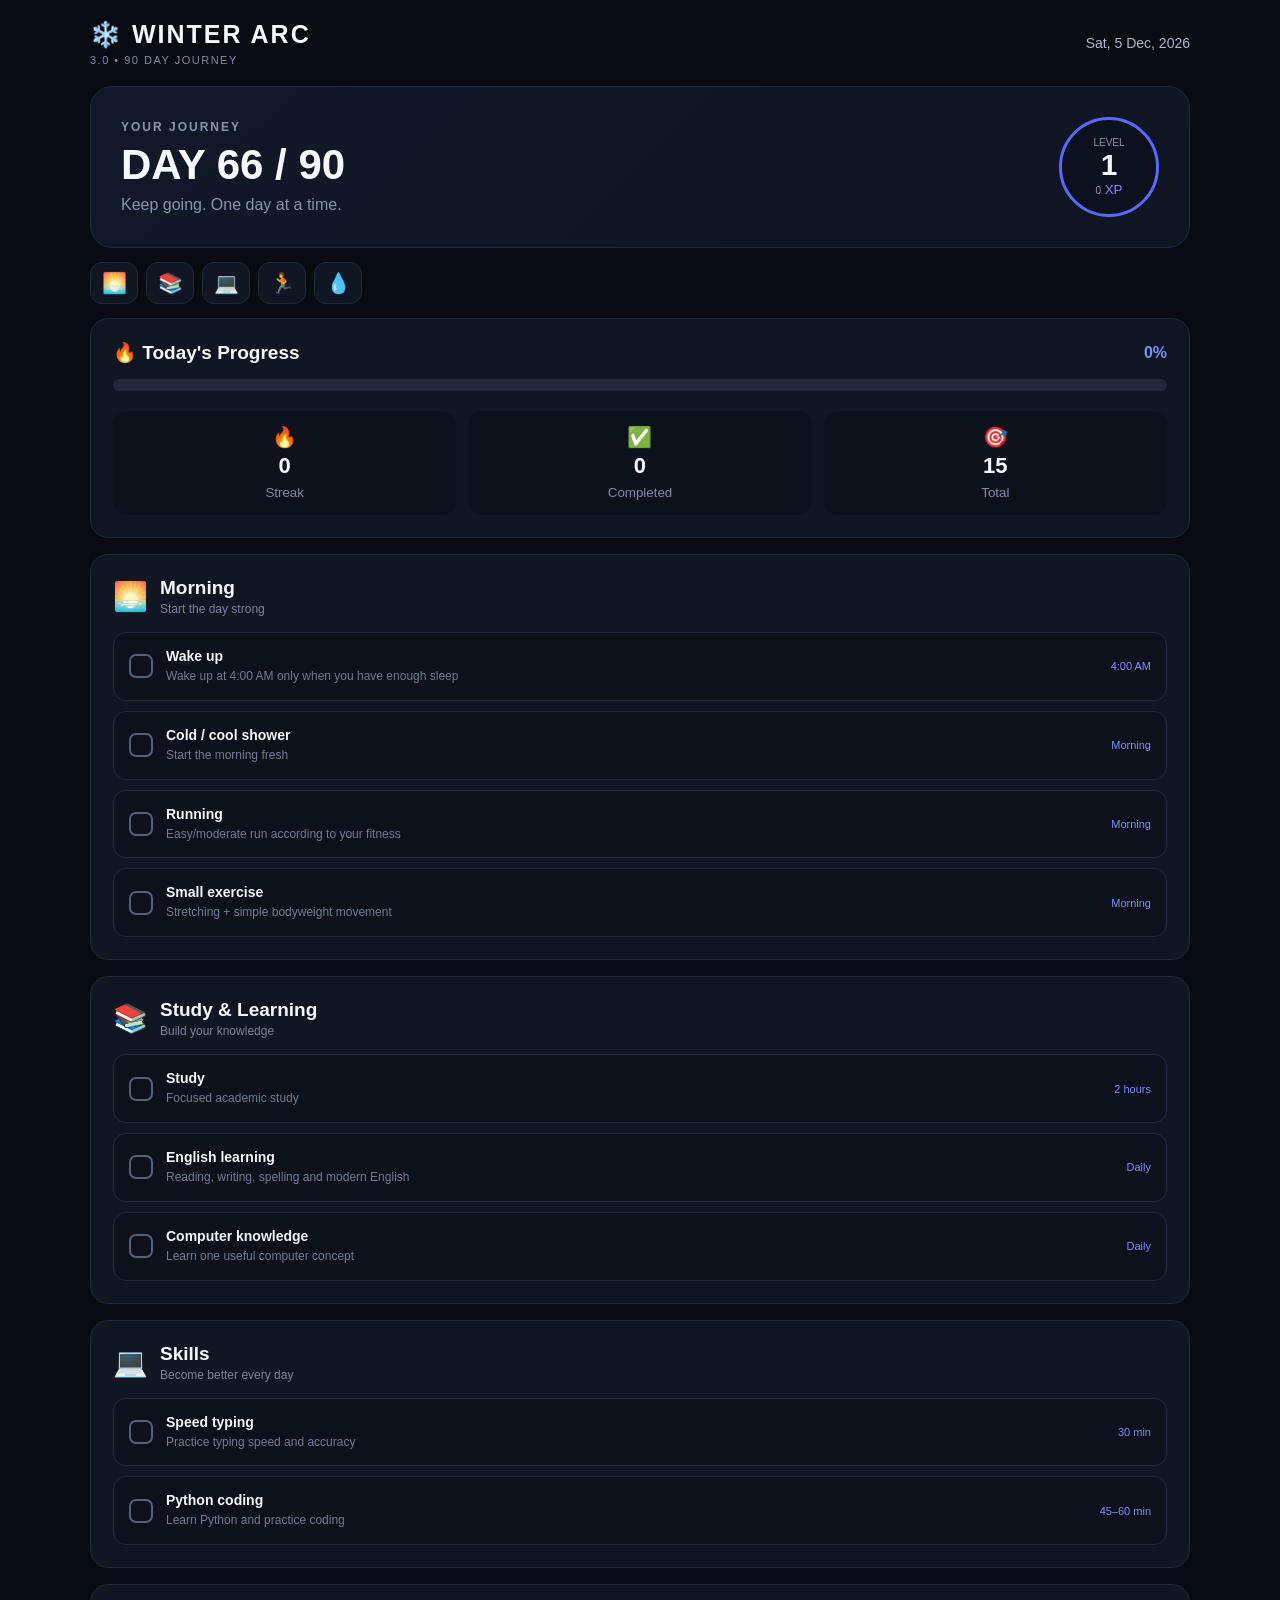
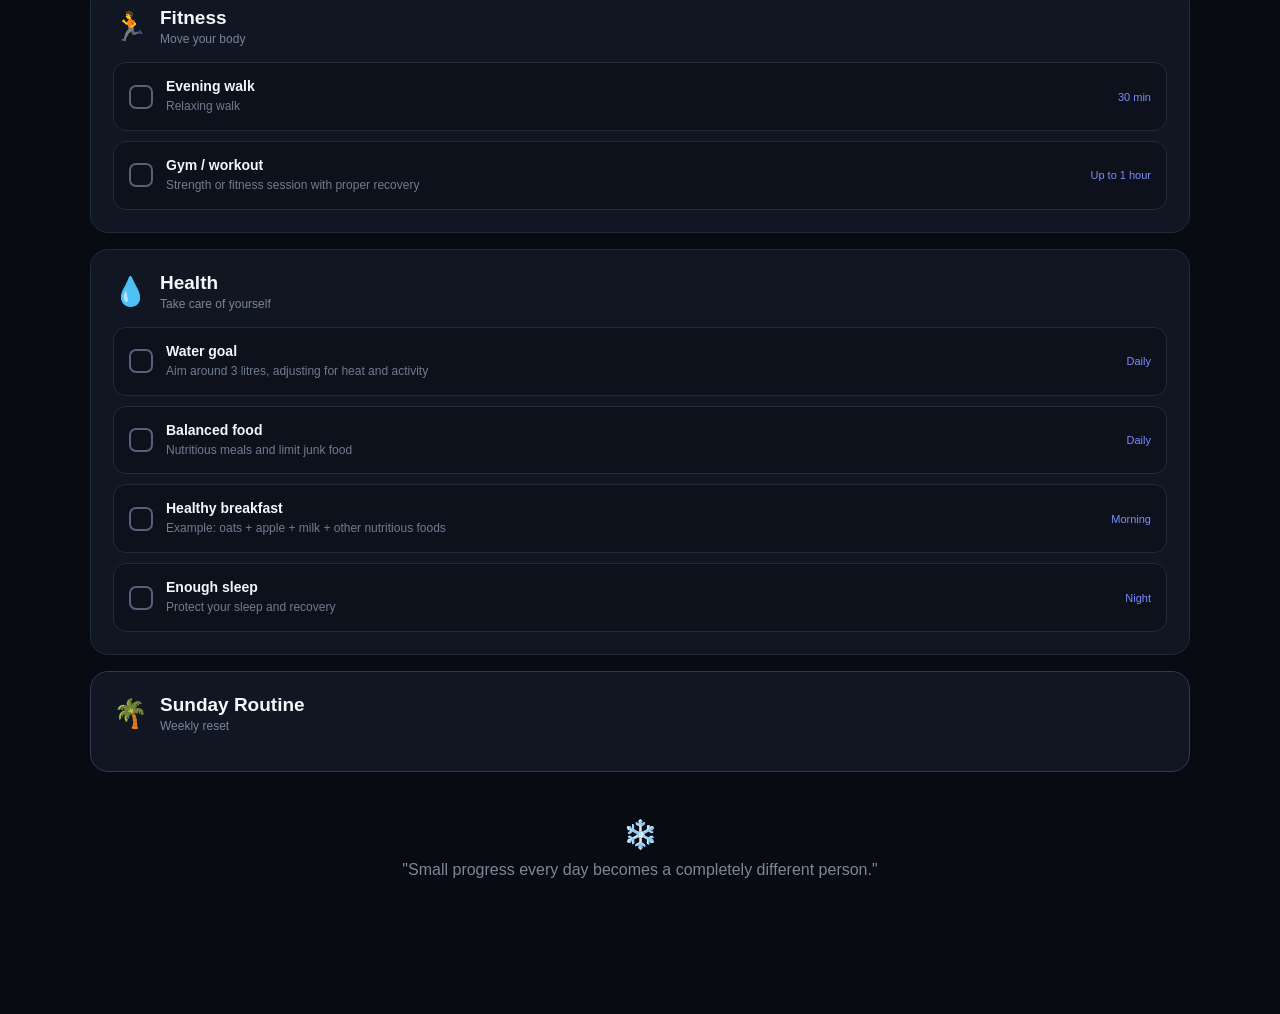
<file: index.html>
<!DOCTYPE html>
<html lang="en">
<head>
    <meta charset="UTF-8">

    <!-- Mobile -->
    <meta name="viewport"
          content="width=device-width, initial-scale=1.0, maximum-scale=1.0, user-scalable=no">

    <meta name="theme-color" content="#080b12">
    <meta name="mobile-web-app-capable" content="yes">
    <meta name="apple-mobile-web-app-capable" content="yes">
    <meta name="apple-mobile-web-app-status-bar-style" content="black-translucent">

    <title>Winter Arc 3.0</title>

    <!-- PWA -->
    <link rel="manifest" href="manifest.json">

    <!-- Main CSS -->
    <link rel="stylesheet" href="style.css">
</head>

<body>

<header class="topbar">

    <div class="brand">
        <div class="logo">❄️ WINTER ARC</div>
        <div class="version">3.0 • 90 DAY JOURNEY</div>
    </div>

    <div class="top-actions">
        <div class="date" id="todayDate"></div>
        <button id="installBtn" class="install-btn">📱 Install</button>
    </div>

</header>

<main class="container">

    <!-- HERO -->
    <section class="hero">

        <div class="hero-main">
            <p class="small-title">YOUR JOURNEY</p>

            <h1 id="dayNumber">DAY 1 / 90</h1>

            <p id="journeyText">
                Tomorrow starts the journey.
            </p>
        </div>

        <div class="level-box">
            <span>LEVEL</span>
            <strong id="level">1</strong>
            <small><span id="xp">0</span> XP</small>
        </div>

    </section>


    <!-- QUICK NAV -->
    <nav class="quick-nav">

        <a href="#morningSection">🌅</a>
        <a href="#studySection">📚</a>
        <a href="#skillsSection">💻</a>
        <a href="#fitnessSection">🏃</a>
        <a href="#healthSection">💧</a>

    </nav>


    <!-- PROGRESS -->
    <section class="card">

        <div class="section-heading">
            <h2>🔥 Today's Progress</h2>
            <strong id="progressText">0%</strong>
        </div>

        <div class="progress-track">
            <div class="progress-fill" id="progressBar"></div>
        </div>

        <div class="stats">

            <div>
                <span>🔥</span>
                <strong id="streak">0</strong>
                <small>Streak</small>
            </div>

            <div>
                <span>✅</span>
                <strong id="completedCount">0</strong>
                <small>Completed</small>
            </div>

            <div>
                <span>🎯</span>
                <strong id="totalCount">0</strong>
                <small>Total</small>
            </div>

        </div>

    </section>


    <!-- MORNING -->
    <section class="card" id="morningSection">

        <div class="category-title">
            <span>🌅</span>

            <div>
                <h2>Morning</h2>
                <p>Start the day strong</p>
            </div>
        </div>

        <div id="morningTasks" class="task-list"></div>

    </section>


    <!-- STUDY -->
    <section class="card" id="studySection">

        <div class="category-title">
            <span>📚</span>

            <div>
                <h2>Study & Learning</h2>
                <p>Build your knowledge</p>
            </div>
        </div>

        <div id="studyTasks" class="task-list"></div>

    </section>


    <!-- SKILLS -->
    <section class="card" id="skillsSection">

        <div class="category-title">
            <span>💻</span>

            <div>
                <h2>Skills</h2>
                <p>Become better every day</p>
            </div>
        </div>

        <div id="skillTasks" class="task-list"></div>

    </section>


    <!-- FITNESS -->
    <section class="card" id="fitnessSection">

        <div class="category-title">
            <span>🏃</span>

            <div>
                <h2>Fitness</h2>
                <p>Move your body</p>
            </div>
        </div>

        <div id="fitnessTasks" class="task-list"></div>

    </section>


    <!-- HEALTH -->
    <section class="card" id="healthSection">

        <div class="category-title">
            <span>💧</span>

            <div>
                <h2>Health</h2>
                <p>Take care of yourself</p>
            </div>
        </div>

        <div id="healthTasks" class="task-list"></div>

    </section>


    <!-- SUNDAY -->
    <section class="card sunday-card">

        <div class="category-title">
            <span>🌴</span>

            <div>
                <h2>Sunday Routine</h2>
                <p>Weekly reset</p>
            </div>
        </div>

        <div id="sundayTasks" class="task-list"></div>

    </section>


    <!-- QUOTE -->
    <section class="quote">

        <div>❄️</div>

        <p>
            "Small progress every day becomes a completely different person."
        </p>

    </section>

</main>


<!-- Bottom mobile bar -->
<div class="mobile-bar">

    <a href="#">🏠<span>Home</span></a>
    <a href="#morningSection">🌅<span>Morning</span></a>
    <a href="#studySection">📚<span>Study</span></a>
    <a href="#fitnessSection">🏃<span>Fitness</span></a>
    <a href="#healthSection">💧<span>Health</span></a>

</div>


<script src="script.js"></script>

</body>
</html>
</file>
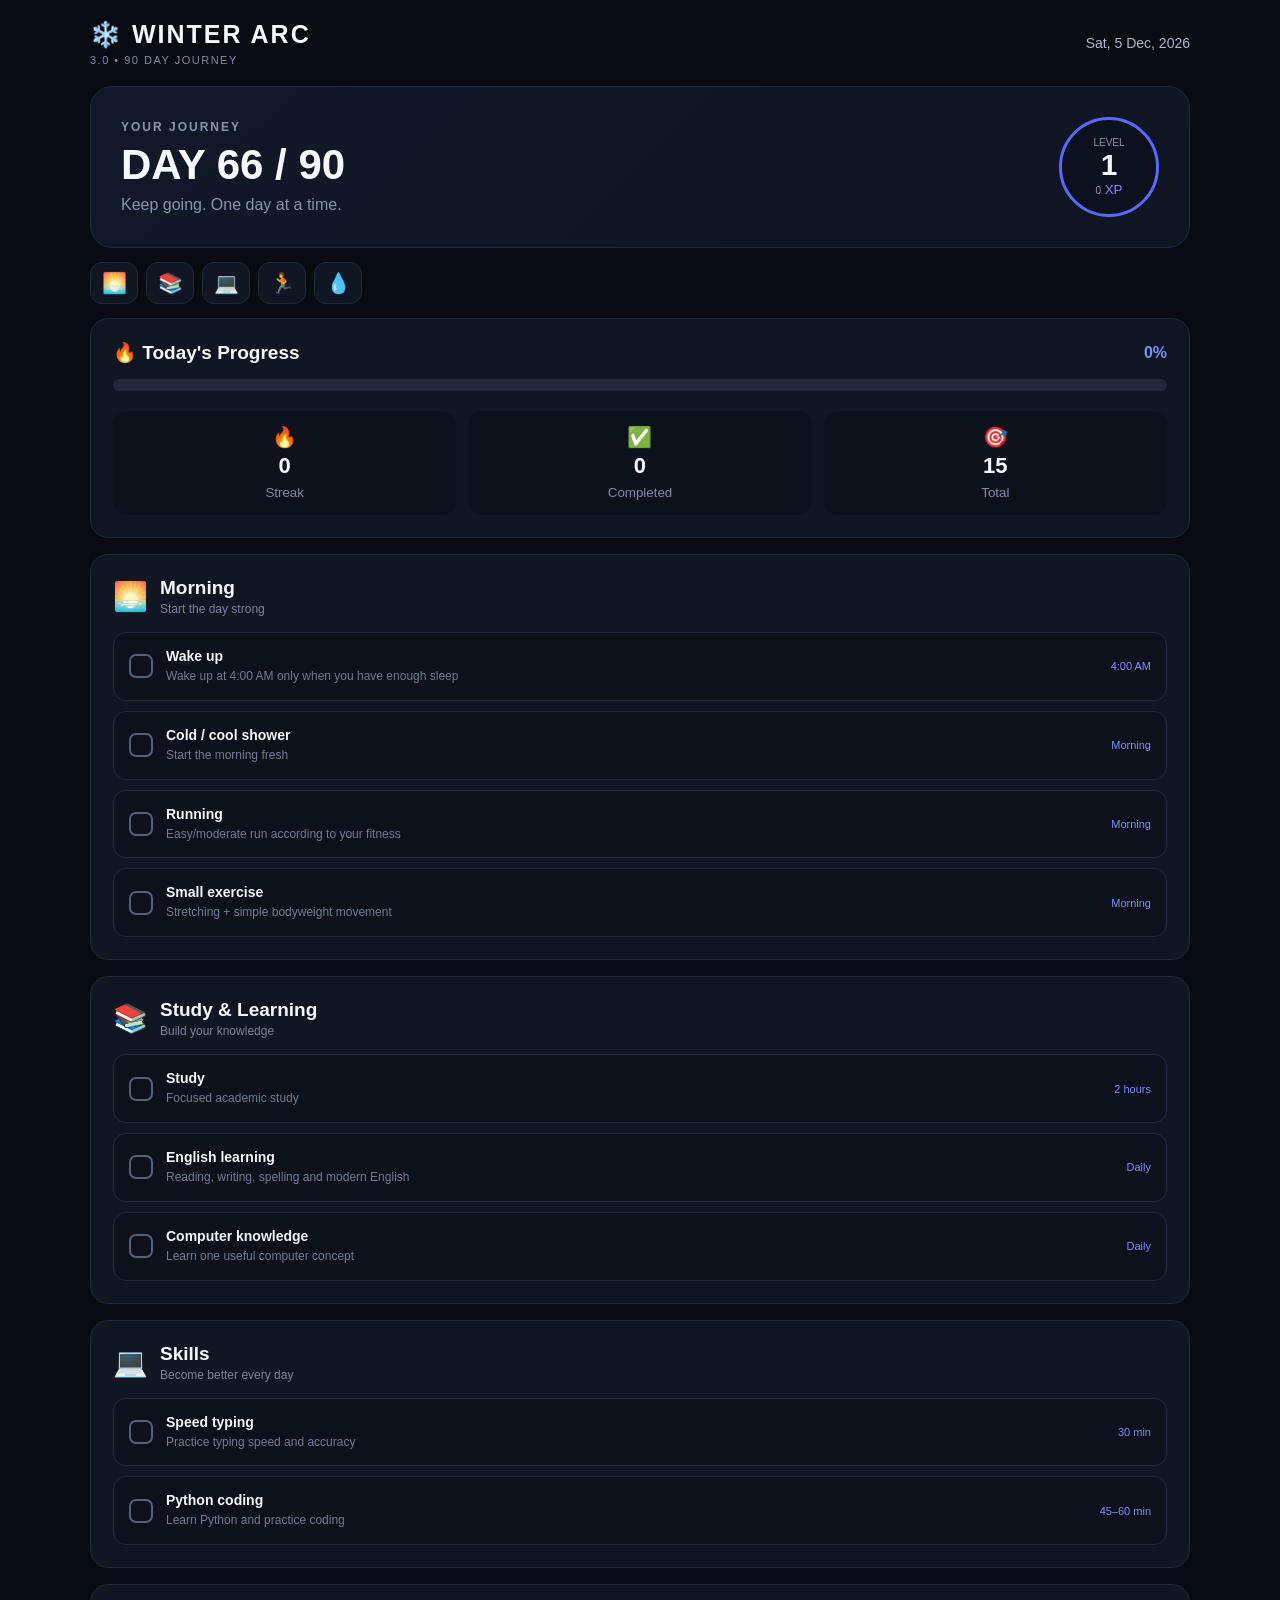
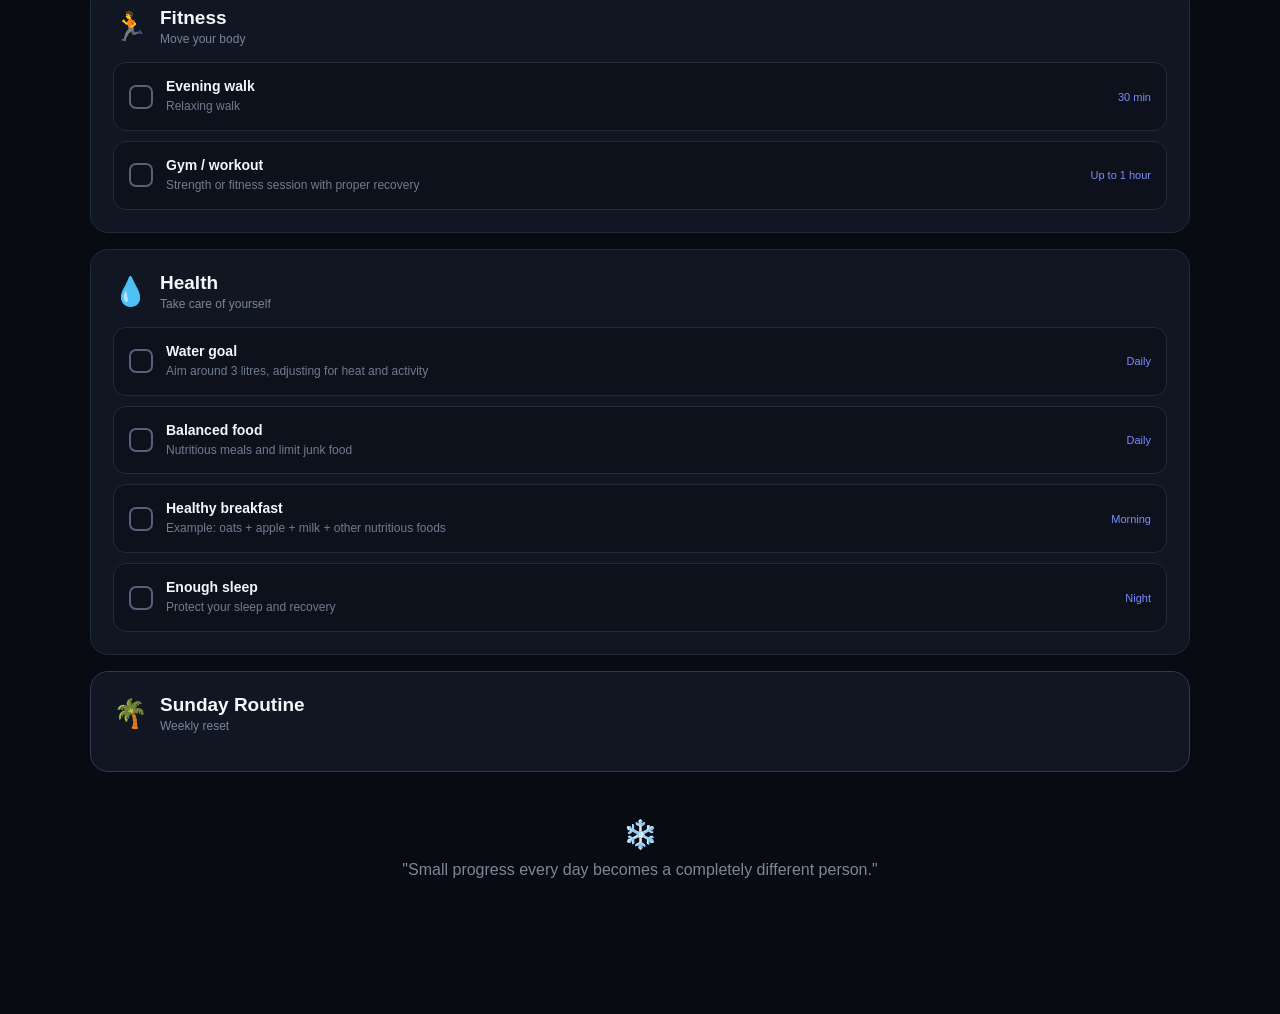
<file: WA/index.html>
<!DOCTYPE html>
<html lang="en">
<head>
    <meta charset="UTF-8">

    <!-- Mobile -->
    <meta name="viewport"
          content="width=device-width, initial-scale=1.0, maximum-scale=1.0, user-scalable=no">

    <meta name="theme-color" content="#080b12">
    <meta name="mobile-web-app-capable" content="yes">
    <meta name="apple-mobile-web-app-capable" content="yes">
    <meta name="apple-mobile-web-app-status-bar-style" content="black-translucent">

    <title>Winter Arc 3.0</title>

    <!-- PWA -->
    <link rel="manifest" href="manifest.json">

    <!-- Main CSS -->
    <link rel="stylesheet" href="style.css">
</head>

<body>

<header class="topbar">

    <div class="brand">
        <div class="logo">❄️ WINTER ARC</div>
        <div class="version">3.0 • 90 DAY JOURNEY</div>
    </div>

    <div class="top-actions">
        <div class="date" id="todayDate"></div>
        <button id="installBtn" class="install-btn">📱 Install</button>
    </div>

</header>

<main class="container">

    <!-- HERO -->
    <section class="hero">

        <div class="hero-main">
            <p class="small-title">YOUR JOURNEY</p>

            <h1 id="dayNumber">DAY 1 / 90</h1>

            <p id="journeyText">
                Tomorrow starts the journey.
            </p>
        </div>

        <div class="level-box">
            <span>LEVEL</span>
            <strong id="level">1</strong>
            <small><span id="xp">0</span> XP</small>
        </div>

    </section>


    <!-- QUICK NAV -->
    <nav class="quick-nav">

        <a href="#morningSection">🌅</a>
        <a href="#studySection">📚</a>
        <a href="#skillsSection">💻</a>
        <a href="#fitnessSection">🏃</a>
        <a href="#healthSection">💧</a>

    </nav>


    <!-- PROGRESS -->
    <section class="card">

        <div class="section-heading">
            <h2>🔥 Today's Progress</h2>
            <strong id="progressText">0%</strong>
        </div>

        <div class="progress-track">
            <div class="progress-fill" id="progressBar"></div>
        </div>

        <div class="stats">

            <div>
                <span>🔥</span>
                <strong id="streak">0</strong>
                <small>Streak</small>
            </div>

            <div>
                <span>✅</span>
                <strong id="completedCount">0</strong>
                <small>Completed</small>
            </div>

            <div>
                <span>🎯</span>
                <strong id="totalCount">0</strong>
                <small>Total</small>
            </div>

        </div>

    </section>


    <!-- MORNING -->
    <section class="card" id="morningSection">

        <div class="category-title">
            <span>🌅</span>

            <div>
                <h2>Morning</h2>
                <p>Start the day strong</p>
            </div>
        </div>

        <div id="morningTasks" class="task-list"></div>

    </section>


    <!-- STUDY -->
    <section class="card" id="studySection">

        <div class="category-title">
            <span>📚</span>

            <div>
                <h2>Study & Learning</h2>
                <p>Build your knowledge</p>
            </div>
        </div>

        <div id="studyTasks" class="task-list"></div>

    </section>


    <!-- SKILLS -->
    <section class="card" id="skillsSection">

        <div class="category-title">
            <span>💻</span>

            <div>
                <h2>Skills</h2>
                <p>Become better every day</p>
            </div>
        </div>

        <div id="skillTasks" class="task-list"></div>

    </section>


    <!-- FITNESS -->
    <section class="card" id="fitnessSection">

        <div class="category-title">
            <span>🏃</span>

            <div>
                <h2>Fitness</h2>
                <p>Move your body</p>
            </div>
        </div>

        <div id="fitnessTasks" class="task-list"></div>

    </section>


    <!-- HEALTH -->
    <section class="card" id="healthSection">

        <div class="category-title">
            <span>💧</span>

            <div>
                <h2>Health</h2>
                <p>Take care of yourself</p>
            </div>
        </div>

        <div id="healthTasks" class="task-list"></div>

    </section>


    <!-- SUNDAY -->
    <section class="card sunday-card">

        <div class="category-title">
            <span>🌴</span>

            <div>
                <h2>Sunday Routine</h2>
                <p>Weekly reset</p>
            </div>
        </div>

        <div id="sundayTasks" class="task-list"></div>

    </section>


    <!-- QUOTE -->
    <section class="quote">

        <div>❄️</div>

        <p>
            "Small progress every day becomes a completely different person."
        </p>

    </section>

</main>


<!-- Bottom mobile bar -->
<div class="mobile-bar">

    <a href="#">🏠<span>Home</span></a>
    <a href="#morningSection">🌅<span>Morning</span></a>
    <a href="#studySection">📚<span>Study</span></a>
    <a href="#fitnessSection">🏃<span>Fitness</span></a>
    <a href="#healthSection">💧<span>Health</span></a>

</div>


<script src="script.js"></script>

</body>
</html>
</file>
<file: style.css>
* {
    box-sizing: border-box;
    margin: 0;
    padding: 0;
}

html {
    scroll-behavior: smooth;
}

body {
    font-family: Arial, Helvetica, sans-serif;
    background: #080b12;
    color: #f4f7fb;
    min-height: 100vh;
    padding-bottom: 25px;
}

/* =========================
   TOP BAR
========================= */

.topbar {
    width: min(1100px, 94%);
    margin: auto;
    padding: 20px 0;
    display: flex;
    justify-content: space-between;
    align-items: center;
    gap: 15px;
}

.brand {
    min-width: 0;
}

.logo {
    font-size: 25px;
    font-weight: 900;
    letter-spacing: 2px;
}

.version {
    color: #7f8aa3;
    font-size: 11px;
    margin-top: 5px;
    letter-spacing: 1.5px;
}

.top-actions {
    display: flex;
    align-items: center;
    gap: 12px;
}

.date {
    color: #aeb8ca;
    font-size: 14px;
}

.install-btn {
    border: 1px solid #34405a;
    background: #121a2a;
    color: white;
    padding: 9px 13px;
    border-radius: 10px;
    cursor: pointer;
    font-weight: bold;
}

.install-btn:hover {
    border-color: #5969ff;
}

/* =========================
   CONTAINER
========================= */

.container {
    width: min(1100px, 94%);
    margin: auto;
    padding-bottom: 40px;
}

/* =========================
   HERO
========================= */

.hero {
    background: linear-gradient(135deg, #111827, #101522);
    border: 1px solid #202a3c;
    border-radius: 22px;
    padding: 30px;
    display: flex;
    justify-content: space-between;
    align-items: center;
    margin-bottom: 14px;
}

.small-title {
    color: #7d8cff;
    font-size: 12px;
    letter-spacing: 2px;
    font-weight: bold;
}

.hero h1 {
    font-size: 42px;
    margin: 7px 0;
}

.hero p {
    color: #8995aa;
}

.level-box {
    width: 100px;
    height: 100px;
    border-radius: 50%;
    border: 3px solid #5969ff;
    display: flex;
    flex-direction: column;
    align-items: center;
    justify-content: center;
    background: #0c111d;
    flex-shrink: 0;
}

.level-box span {
    font-size: 10px;
    color: #8995aa;
}

.level-box strong {
    font-size: 30px;
}

.level-box small {
    color: #7d8cff;
}

/* =========================
   QUICK NAV
========================= */

.quick-nav {
    display: flex;
    gap: 8px;
    margin-bottom: 14px;
    overflow-x: auto;
    scrollbar-width: none;
}

.quick-nav::-webkit-scrollbar {
    display: none;
}

.quick-nav a {
    min-width: 48px;
    height: 42px;
    background: #111722;
    border: 1px solid #202a3c;
    border-radius: 12px;
    display: flex;
    justify-content: center;
    align-items: center;
    text-decoration: none;
    font-size: 20px;
}

/* =========================
   CARDS
========================= */

.card {
    background: #111722;
    border: 1px solid #202a3c;
    border-radius: 18px;
    padding: 22px;
    margin-bottom: 16px;
}

.section-heading {
    display: flex;
    justify-content: space-between;
    align-items: center;
    margin-bottom: 15px;
}

.section-heading h2 {
    font-size: 19px;
}

.section-heading strong {
    color: #7d8cff;
}

.progress-track {
    width: 100%;
    height: 12px;
    background: #202737;
    border-radius: 20px;
    overflow: hidden;
}

.progress-fill {
    width: 0%;
    height: 100%;
    background: linear-gradient(90deg, #5865f2, #9b5cff);
    border-radius: 20px;
    transition: width 0.3s ease;
}

/* =========================
   STATS
========================= */

.stats {
    display: grid;
    grid-template-columns: repeat(3, 1fr);
    gap: 12px;
    margin-top: 20px;
}

.stats div {
    background: #0c111b;
    border-radius: 14px;
    padding: 14px;
    text-align: center;
}

.stats span {
    display: block;
    font-size: 20px;
}

.stats strong {
    display: block;
    font-size: 22px;
    margin: 4px 0;
}

.stats small {
    color: #7f8aa3;
}

/* =========================
   CATEGORY
========================= */

.category-title {
    display: flex;
    align-items: center;
    gap: 12px;
    margin-bottom: 16px;
}

.category-title > span {
    font-size: 28px;
}

.category-title h2 {
    font-size: 19px;
}

.category-title p {
    color: #78849a;
    font-size: 12px;
    margin-top: 3px;
}

/* =========================
   TASKS
========================= */

.task-list {
    display: grid;
    gap: 10px;
}

.task {
    background: #0c111b;
    border: 1px solid #202a3c;
    border-radius: 13px;
    padding: 15px;
    display: flex;
    align-items: center;
    gap: 13px;
    cursor: pointer;
    transition: 0.2s;
    min-height: 62px;
    -webkit-tap-highlight-color: transparent;
}

.task:hover {
    border-color: #4f5fff;
    transform: translateY(-1px);
}

.task:active {
    transform: scale(0.99);
}

.task-check {
    width: 24px;
    height: 24px;
    border: 2px solid #53617a;
    border-radius: 7px;
    flex-shrink: 0;
    display: flex;
    justify-content: center;
    align-items: center;
}

.task.done {
    border-color: #4f5fff;
    background: #10172a;
}

.task.done .task-check {
    background: #5865f2;
    border-color: #5865f2;
}

.task.done .task-check::after {
    content: "✓";
    font-weight: bold;
    color: white;
}

.task.done .task-name {
    text-decoration: line-through;
    color: #667086;
}

.task-info {
    flex: 1;
    min-width: 0;
}

.task-name {
    font-weight: bold;
    font-size: 14px;
}

.task-description {
    color: #707c91;
    font-size: 12px;
    margin-top: 4px;
    line-height: 1.4;
}

.task-time {
    color: #7d8cff;
    font-size: 11px;
    white-space: nowrap;
}

/* =========================
   SUNDAY
========================= */

.sunday-card {
    border-color: #3b315b;
}

/* =========================
   QUOTE
========================= */

.quote {
    text-align: center;
    padding: 30px 20px 70px;
    color: #7d8799;
}

.quote div {
    font-size: 28px;
    margin-bottom: 10px;
}

/* =========================
   MOBILE BAR
========================= */

.mobile-bar {
    display: none;
}

/* =========================
   MOBILE
========================= */

@media (max-width: 650px) {

    body {
        padding-bottom: 75px;
    }

    .topbar {
        width: 94%;
        padding: 15px 0;
    }

    .logo {
        font-size: 19px;
        letter-spacing: 1.2px;
    }

    .version {
        font-size: 8px;
        letter-spacing: 1px;
    }

    .top-actions {
        flex-direction: column;
        align-items: flex-end;
        gap: 5px;
    }

    .date {
        font-size: 10px;
    }

    .install-btn {
        font-size: 11px;
        padding: 8px 10px;
    }

    .container {
        width: 94%;
    }

    .hero {
        padding: 20px;
        border-radius: 18px;
    }

    .small-title {
        font-size: 10px;
    }

    .hero h1 {
        font-size: 28px;
    }

    .hero p {
        font-size: 12px;
        max-width: 190px;
    }

    .level-box {
        width: 75px;
        height: 75px;
    }

    .level-box strong {
        font-size: 23px;
    }

    .card {
        padding: 16px;
        border-radius: 16px;
    }

    .section-heading h2 {
        font-size: 16px;
    }

    .stats {
        gap: 7px;
    }

    .stats div {
        padding: 10px 5px;
    }

    .stats strong {
        font-size: 18px;
    }

    .stats small {
        font-size: 9px;
    }

    .category-title > span {
        font-size: 25px;
    }

    .category-title h2 {
        font-size: 17px;
    }

    .task {
        padding: 13px;
        min-height: 64px;
    }

    .task-check {
        width: 25px;
        height: 25px;
    }

    .task-name {
        font-size: 13px;
    }

    .task-description {
        font-size: 11px;
    }

    .task-time {
        font-size: 9px;
    }

    /* Bottom mobile navigation */

    .mobile-bar {
        position: fixed;
        left: 0;
        right: 0;
        bottom: 0;
        height: 64px;
        background: rgba(8, 11, 18, 0.96);
        border-top: 1px solid #202a3c;
        display: grid;
        grid-template-columns: repeat(5, 1fr);
        z-index: 9999;
        padding-bottom: env(safe-area-inset-bottom);
    }

    .mobile-bar a {
        color: #8995aa;
        text-decoration: none;
        display: flex;
        flex-direction: column;
        justify-content: center;
        align-items: center;
        gap: 3px;
        font-size: 18px;
    }

    .mobile-bar span {
        font-size: 9px;
    }

    .mobile-bar a:active {
        transform: scale(0.92);
    }
}

/* =========================
   VERY SMALL PHONES
========================= */

@media (max-width: 380px) {

    .hero h1 {
        font-size: 24px;
    }

    .level-box {
        width: 65px;
        height: 65px;
    }

    .task-time {
        display: none;
    }
}
</file>
<file: WA/style.css>
* {
    box-sizing: border-box;
    margin: 0;
    padding: 0;
}

html {
    scroll-behavior: smooth;
}

body {
    font-family: Arial, Helvetica, sans-serif;
    background: #080b12;
    color: #f4f7fb;
    min-height: 100vh;
    padding-bottom: 25px;
}

/* =========================
   TOP BAR
========================= */

.topbar {
    width: min(1100px, 94%);
    margin: auto;
    padding: 20px 0;
    display: flex;
    justify-content: space-between;
    align-items: center;
    gap: 15px;
}

.brand {
    min-width: 0;
}

.logo {
    font-size: 25px;
    font-weight: 900;
    letter-spacing: 2px;
}

.version {
    color: #7f8aa3;
    font-size: 11px;
    margin-top: 5px;
    letter-spacing: 1.5px;
}

.top-actions {
    display: flex;
    align-items: center;
    gap: 12px;
}

.date {
    color: #aeb8ca;
    font-size: 14px;
}

.install-btn {
    border: 1px solid #34405a;
    background: #121a2a;
    color: white;
    padding: 9px 13px;
    border-radius: 10px;
    cursor: pointer;
    font-weight: bold;
}

.install-btn:hover {
    border-color: #5969ff;
}

/* =========================
   CONTAINER
========================= */

.container {
    width: min(1100px, 94%);
    margin: auto;
    padding-bottom: 40px;
}

/* =========================
   HERO
========================= */

.hero {
    background: linear-gradient(135deg, #111827, #101522);
    border: 1px solid #202a3c;
    border-radius: 22px;
    padding: 30px;
    display: flex;
    justify-content: space-between;
    align-items: center;
    margin-bottom: 14px;
}

.small-title {
    color: #7d8cff;
    font-size: 12px;
    letter-spacing: 2px;
    font-weight: bold;
}

.hero h1 {
    font-size: 42px;
    margin: 7px 0;
}

.hero p {
    color: #8995aa;
}

.level-box {
    width: 100px;
    height: 100px;
    border-radius: 50%;
    border: 3px solid #5969ff;
    display: flex;
    flex-direction: column;
    align-items: center;
    justify-content: center;
    background: #0c111d;
    flex-shrink: 0;
}

.level-box span {
    font-size: 10px;
    color: #8995aa;
}

.level-box strong {
    font-size: 30px;
}

.level-box small {
    color: #7d8cff;
}

/* =========================
   QUICK NAV
========================= */

.quick-nav {
    display: flex;
    gap: 8px;
    margin-bottom: 14px;
    overflow-x: auto;
    scrollbar-width: none;
}

.quick-nav::-webkit-scrollbar {
    display: none;
}

.quick-nav a {
    min-width: 48px;
    height: 42px;
    background: #111722;
    border: 1px solid #202a3c;
    border-radius: 12px;
    display: flex;
    justify-content: center;
    align-items: center;
    text-decoration: none;
    font-size: 20px;
}

/* =========================
   CARDS
========================= */

.card {
    background: #111722;
    border: 1px solid #202a3c;
    border-radius: 18px;
    padding: 22px;
    margin-bottom: 16px;
}

.section-heading {
    display: flex;
    justify-content: space-between;
    align-items: center;
    margin-bottom: 15px;
}

.section-heading h2 {
    font-size: 19px;
}

.section-heading strong {
    color: #7d8cff;
}

.progress-track {
    width: 100%;
    height: 12px;
    background: #202737;
    border-radius: 20px;
    overflow: hidden;
}

.progress-fill {
    width: 0%;
    height: 100%;
    background: linear-gradient(90deg, #5865f2, #9b5cff);
    border-radius: 20px;
    transition: width 0.3s ease;
}

/* =========================
   STATS
========================= */

.stats {
    display: grid;
    grid-template-columns: repeat(3, 1fr);
    gap: 12px;
    margin-top: 20px;
}

.stats div {
    background: #0c111b;
    border-radius: 14px;
    padding: 14px;
    text-align: center;
}

.stats span {
    display: block;
    font-size: 20px;
}

.stats strong {
    display: block;
    font-size: 22px;
    margin: 4px 0;
}

.stats small {
    color: #7f8aa3;
}

/* =========================
   CATEGORY
========================= */

.category-title {
    display: flex;
    align-items: center;
    gap: 12px;
    margin-bottom: 16px;
}

.category-title > span {
    font-size: 28px;
}

.category-title h2 {
    font-size: 19px;
}

.category-title p {
    color: #78849a;
    font-size: 12px;
    margin-top: 3px;
}

/* =========================
   TASKS
========================= */

.task-list {
    display: grid;
    gap: 10px;
}

.task {
    background: #0c111b;
    border: 1px solid #202a3c;
    border-radius: 13px;
    padding: 15px;
    display: flex;
    align-items: center;
    gap: 13px;
    cursor: pointer;
    transition: 0.2s;
    min-height: 62px;
    -webkit-tap-highlight-color: transparent;
}

.task:hover {
    border-color: #4f5fff;
    transform: translateY(-1px);
}

.task:active {
    transform: scale(0.99);
}

.task-check {
    width: 24px;
    height: 24px;
    border: 2px solid #53617a;
    border-radius: 7px;
    flex-shrink: 0;
    display: flex;
    justify-content: center;
    align-items: center;
}

.task.done {
    border-color: #4f5fff;
    background: #10172a;
}

.task.done .task-check {
    background: #5865f2;
    border-color: #5865f2;
}

.task.done .task-check::after {
    content: "✓";
    font-weight: bold;
    color: white;
}

.task.done .task-name {
    text-decoration: line-through;
    color: #667086;
}

.task-info {
    flex: 1;
    min-width: 0;
}

.task-name {
    font-weight: bold;
    font-size: 14px;
}

.task-description {
    color: #707c91;
    font-size: 12px;
    margin-top: 4px;
    line-height: 1.4;
}

.task-time {
    color: #7d8cff;
    font-size: 11px;
    white-space: nowrap;
}

/* =========================
   SUNDAY
========================= */

.sunday-card {
    border-color: #3b315b;
}

/* =========================
   QUOTE
========================= */

.quote {
    text-align: center;
    padding: 30px 20px 70px;
    color: #7d8799;
}

.quote div {
    font-size: 28px;
    margin-bottom: 10px;
}

/* =========================
   MOBILE BAR
========================= */

.mobile-bar {
    display: none;
}

/* =========================
   MOBILE
========================= */

@media (max-width: 650px) {

    body {
        padding-bottom: 75px;
    }

    .topbar {
        width: 94%;
        padding: 15px 0;
    }

    .logo {
        font-size: 19px;
        letter-spacing: 1.2px;
    }

    .version {
        font-size: 8px;
        letter-spacing: 1px;
    }

    .top-actions {
        flex-direction: column;
        align-items: flex-end;
        gap: 5px;
    }

    .date {
        font-size: 10px;
    }

    .install-btn {
        font-size: 11px;
        padding: 8px 10px;
    }

    .container {
        width: 94%;
    }

    .hero {
        padding: 20px;
        border-radius: 18px;
    }

    .small-title {
        font-size: 10px;
    }

    .hero h1 {
        font-size: 28px;
    }

    .hero p {
        font-size: 12px;
        max-width: 190px;
    }

    .level-box {
        width: 75px;
        height: 75px;
    }

    .level-box strong {
        font-size: 23px;
    }

    .card {
        padding: 16px;
        border-radius: 16px;
    }

    .section-heading h2 {
        font-size: 16px;
    }

    .stats {
        gap: 7px;
    }

    .stats div {
        padding: 10px 5px;
    }

    .stats strong {
        font-size: 18px;
    }

    .stats small {
        font-size: 9px;
    }

    .category-title > span {
        font-size: 25px;
    }

    .category-title h2 {
        font-size: 17px;
    }

    .task {
        padding: 13px;
        min-height: 64px;
    }

    .task-check {
        width: 25px;
        height: 25px;
    }

    .task-name {
        font-size: 13px;
    }

    .task-description {
        font-size: 11px;
    }

    .task-time {
        font-size: 9px;
    }

    /* Bottom mobile navigation */

    .mobile-bar {
        position: fixed;
        left: 0;
        right: 0;
        bottom: 0;
        height: 64px;
        background: rgba(8, 11, 18, 0.96);
        border-top: 1px solid #202a3c;
        display: grid;
        grid-template-columns: repeat(5, 1fr);
        z-index: 9999;
        padding-bottom: env(safe-area-inset-bottom);
    }

    .mobile-bar a {
        color: #8995aa;
        text-decoration: none;
        display: flex;
        flex-direction: column;
        justify-content: center;
        align-items: center;
        gap: 3px;
        font-size: 18px;
    }

    .mobile-bar span {
        font-size: 9px;
    }

    .mobile-bar a:active {
        transform: scale(0.92);
    }
}

/* =========================
   VERY SMALL PHONES
========================= */

@media (max-width: 380px) {

    .hero h1 {
        font-size: 24px;
    }

    .level-box {
        width: 65px;
        height: 65px;
    }

    .task-time {
        display: none;
    }
}
</file>
